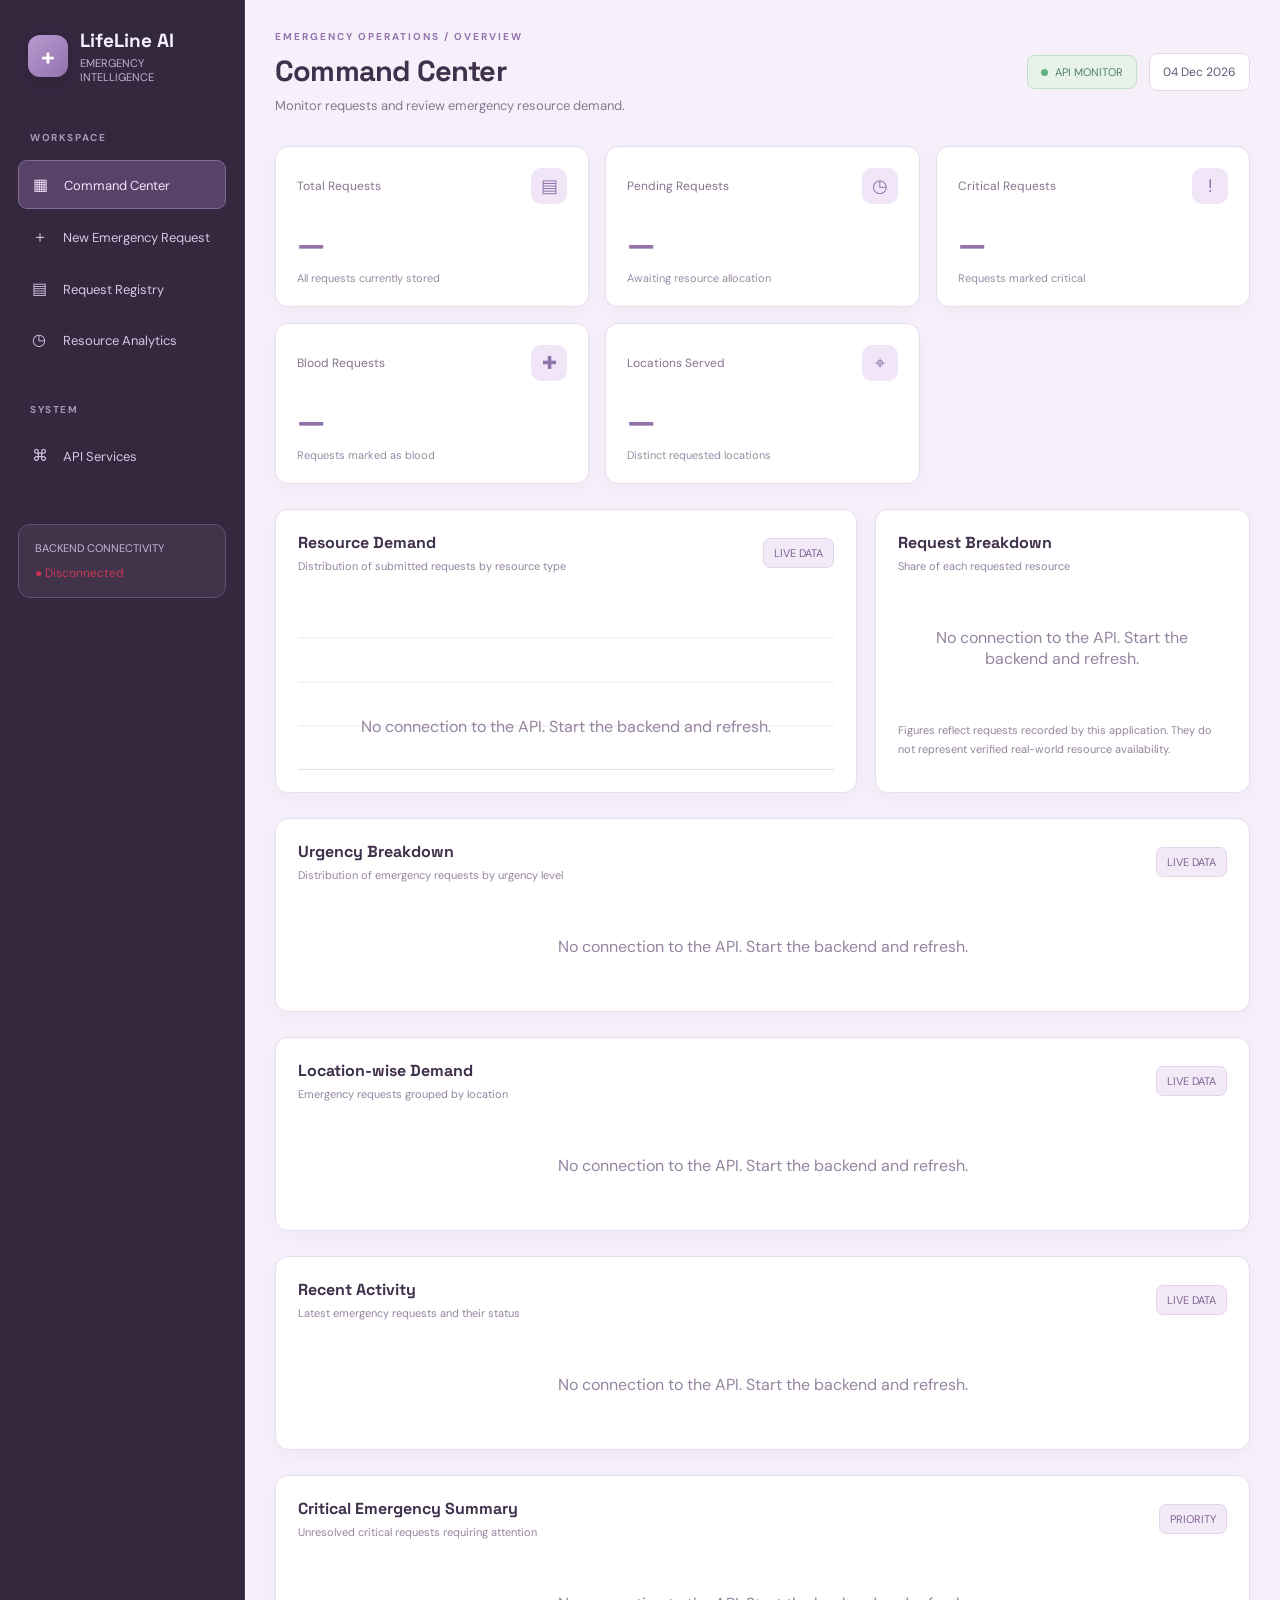
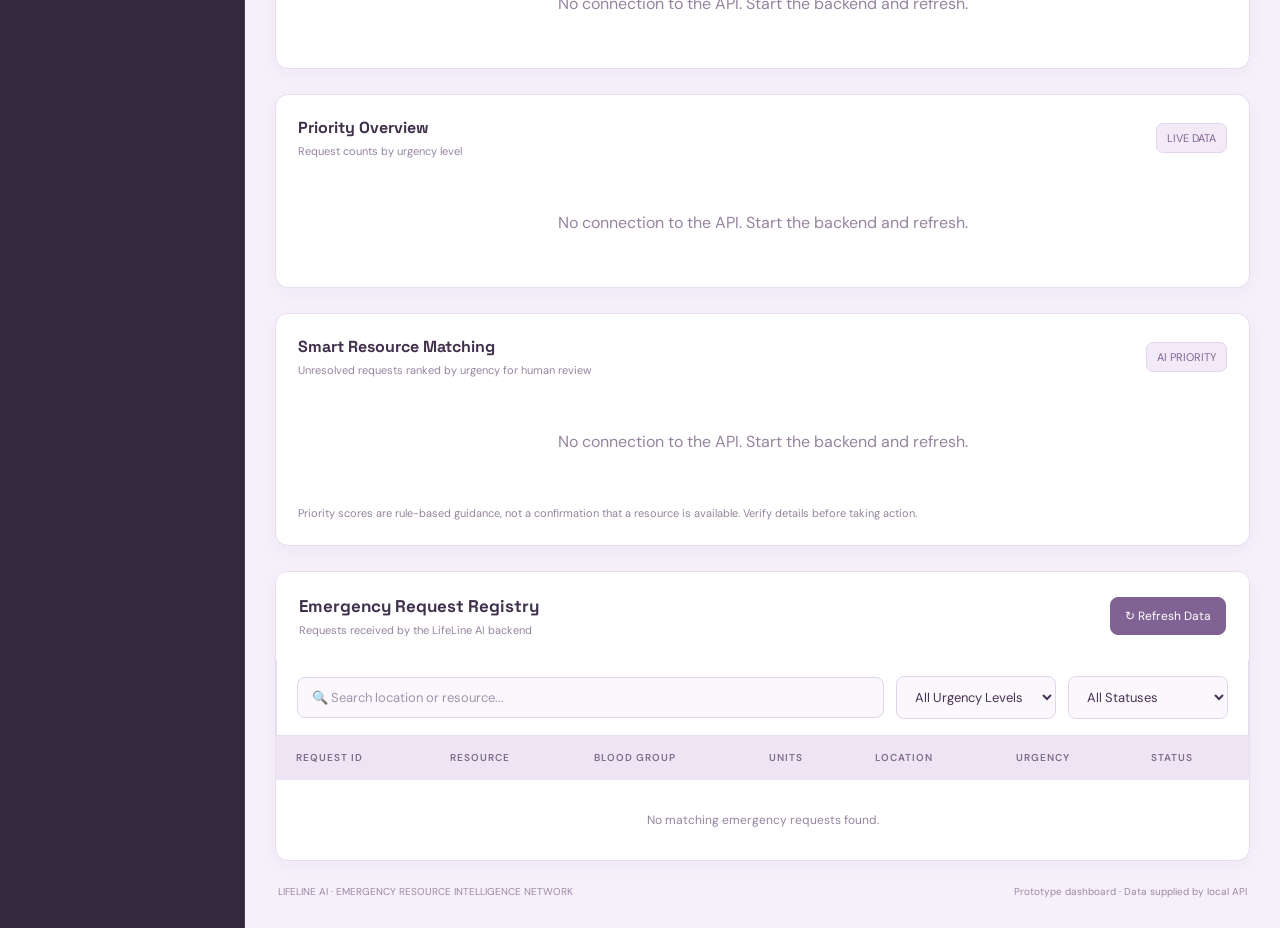
<file: frontend/dashboard.html>
<!DOCTYPE html>
<html lang="en">
<head>
    <meta charset="UTF-8">
    <meta name="viewport" content="width=device-width, initial-scale=1.0">
    <title>LifeLine AI | Command Center</title>

    <link rel="preconnect" href="https://fonts.googleapis.com">
    <link href="https://fonts.googleapis.com/css2?family=DM+Sans:wght@400;500;600;700&family=Space+Grotesk:wght@400;500;600;700&display=swap" rel="stylesheet">

    <style>
        * {
            margin: 0;
            padding: 0;
            box-sizing: border-box;
        }

        body {
            background: #F5F0FA;
            color: #35283F;
            font-family: 'DM Sans', sans-serif;
        }

        .layout {
            display: flex;
            min-height: 100vh;
        }

        .sidebar {
            width: 245px;
            background: #34283F;
            border-right: 1px solid #493951;
            padding: 28px 18px;
            flex-shrink: 0;
        }

        .brand {
            display: flex;
            align-items: center;
            gap: 12px;
            padding: 0 10px 35px;
        }

        .brand-icon {
            width: 42px;
            height: 42px;
            background: linear-gradient(135deg, #B89ACF, #9273AF);
            color: #FFFFFF;
            border-radius: 12px;
            display: grid;
            place-items: center;
            font-size: 24px;
            font-weight: bold;
            box-shadow: 0 4px 15px #21182A55;
        }

        .brand h2 {
            font-family: 'Space Grotesk', sans-serif;
            font-size: 19px;
            color: #F8F1FF;
        }

        .brand p {
            color: #C3B2D0;
            font-size: 11px;
            margin-top: 3px;
        }

        .nav-title {
            color: #AA96BA;
            font-size: 10px;
            font-weight: 700;
            letter-spacing: 1.6px;
            padding: 12px;
        }

        .nav-item {
            display: block;
            padding: 13px 14px;
            margin: 4px 0;
            border-radius: 9px;
            color: #D4C7DF;
            text-decoration: none;
            font-size: 13px;
            transition: background 0.25s, color 0.25s;
        }

        .nav-item:hover {
            background: #493852;
            color: #FFFFFF;
        }

        .nav-item.active {
            background: #594267;
            color: #F3DFFF;
            border: 1px solid #826A96;
        }

        .nav-item span {
            display: inline-block;
            width: 28px;
            font-size: 16px;
        }

        .side-status {
            margin-top: 45px;
            background: #41334A;
            border: 1px solid #66516F;
            padding: 16px;
            border-radius: 12px;
        }

        .side-status p {
            color: #C9B5D7;
            font-size: 11px;
        }

        .online {
            color: #55886A;
            font-size: 12px;
            margin-top: 10px;
        }

        .main {
            flex: 1;
            min-width: 0;
            padding: 30px;
            background: #F5F0FA;
        }

        .topbar {
            display: flex;
            justify-content: space-between;
            align-items: center;
            gap: 20px;
            margin-bottom: 32px;
        }

        .eyebrow {
            color: #9574AE;
            text-transform: uppercase;
            letter-spacing: 2px;
            font-size: 10px;
            font-weight: 700;
            margin-bottom: 9px;
        }

        h1, h2, h3 {
            font-family: 'Space Grotesk', sans-serif;
            color: #3F304B;
        }

        h1 {
            font-size: 29px;
            letter-spacing: -0.8px;
        }

        .subtitle {
            color: #887993;
            font-size: 13px;
            margin-top: 8px;
        }

        .top-right {
            display: flex;
            align-items: center;
            gap: 12px;
        }

        .live-badge {
            border: 1px solid #C3DEC9;
            color: #547E68;
            background: #E7F2E9;
            padding: 9px 13px;
            border-radius: 8px;
            font-size: 11px;
        }

        .live-dot {
            display: inline-block;
            width: 7px;
            height: 7px;
            background: #65AE82;
            border-radius: 50%;
            margin-right: 7px;
        }

        .date {
            color: #665572;
            background: #FFFFFF;
            border: 1px solid #E5DAED;
            padding: 10px 13px;
            border-radius: 8px;
            font-size: 12px;
        }

        .stats {
            display: grid;
            grid-template-columns: repeat(5, minmax(0, 1fr));
            gap: 16px;
            margin-bottom: 25px;
        }

        .stat-card, .panel {
            background: #FFFFFF;
            border: 1px solid #E8DDEF;
            border-radius: 13px;
            box-shadow: 0 5px 18px #4C315B0A;
        }

        .stat-card {
            padding: 21px;
            min-width: 0;
            transition: transform 0.2s, box-shadow 0.2s;
        }

        .stat-card:hover {
            transform: translateY(-3px);
            box-shadow: 0 9px 24px #4C315B12;
        }

        .stat-top {
            display: flex;
            justify-content: space-between;
            align-items: center;
            gap: 8px;
            color: #85738F;
            font-size: 12px;
        }

        .stat-icon {
            width: 36px;
            height: 36px;
            display: grid;
            place-items: center;
            border-radius: 10px;
            background: #F0E6F7;
            color: #9272AB;
            font-size: 18px;
            flex-shrink: 0;
        }

        .stat-value {
            font-family: 'Space Grotesk', sans-serif;
            font-size: 32px;
            font-weight: 700;
            margin-top: 20px;
            color: #9272AB;
        }

        .stat-note {
            color: #9A8BA3;
            font-size: 11px;
            margin-top: 7px;
        }

        .middle {
            display: grid;
            grid-template-columns: 1.55fr 1fr;
            gap: 18px;
            margin-bottom: 25px;
        }

        .panel {
            padding: 22px;
        }

        .panel-heading {
            display: flex;
            justify-content: space-between;
            align-items: center;
            gap: 12px;
            margin-bottom: 22px;
        }

        .panel-heading h2 {
            font-size: 16px;
        }

        .panel-heading p {
            color: #95849F;
            font-size: 11px;
            margin-top: 6px;
        }

        .mini-label {
            color: #806392;
            font-size: 11px;
            background: #F3EAF8;
            border: 1px solid #E4D4EE;
            padding: 7px 10px;
            border-radius: 7px;
            white-space: nowrap;
        }

        .chart {
            height: 175px;
            display: flex;
            align-items: end;
            justify-content: space-around;
            gap: 12px;
            border-bottom: 1px solid #E6DCEC;
            padding: 0 5px;
            background: repeating-linear-gradient(
                to bottom,
                transparent 0,
                transparent 42px,
                #EEE5F3 43px,
                transparent 44px
            );
        }

        .bar-group {
            height: 100%;
            display: flex;
            flex-direction: column;
            align-items: center;
            justify-content: end;
            gap: 10px;
            flex: 1;
            min-width: 0;
        }

        .bar {
            width: min(36px, 80%);
            background: linear-gradient(180deg, #C7A6DC, #9876B6);
            border-radius: 6px 6px 0 0;
            min-height: 5px;
        }

        .bar.alt {
            background: linear-gradient(180deg, #A8B7DA, #788DBD);
        }

        .bar-label {
            color: #8D7B98;
            font-size: 10px;
            padding-bottom: 10px;
            text-align: center;
            overflow-wrap: anywhere;
        }

        .resource-list {
            display: flex;
            flex-direction: column;
            gap: 22px;
        }

        .resource-top {
            display: flex;
            justify-content: space-between;
            gap: 10px;
            font-size: 12px;
            margin-bottom: 10px;
        }

        .resource-top span:first-child {
            color: #55445F;
        }

        .resource-top span:last-child {
            color: #95849F;
            text-align: right;
        }

        .track {
            width: 100%;
            height: 7px;
            background: #EEE6F3;
            border-radius: 20px;
            overflow: hidden;
        }

        .fill {
            height: 100%;
            background: linear-gradient(90deg, #B99ACF, #9473B0);
            border-radius: 20px;
        }

        .fill.blue {
            background: #93A8D0;
        }

        .fill.green-fill {
            background: #8CC3A1;
        }

        .resource-footnote {
            color: #93849B;
            font-size: 11px;
            margin-top: 20px;
            line-height: 1.7;
        }

        .table-panel {
            padding: 0;
            overflow: hidden;
        }

        .table-header {
            padding: 23px;
            display: flex;
            justify-content: space-between;
            align-items: center;
            gap: 15px;
            background: #FFFFFF;
        }

        .table-header h2 {
            font-size: 17px;
        }

        .table-header p {
            color: #95849F;
            font-size: 11px;
            margin-top: 6px;
        }

        .refresh-btn {
            color: #FFFFFF;
            background: #806394;
            border: 1px solid #806394;
            border-radius: 8px;
            padding: 10px 14px;
            cursor: pointer;
            font-family: inherit;
            font-size: 12px;
            transition: background 0.2s, transform 0.2s;
        }

        .refresh-btn:hover {
            background: #6C507F;
            transform: translateY(-1px);
        }

        .filter-section {
            display: flex;
            gap: 12px;
            padding: 16px 20px;
            background: #FFFFFF;
            border: 1px solid #E8DDEF;
            border-top: none;
            flex-wrap: wrap;
            align-items: center;
        }

        .filter-section input,
        .filter-section select {
            padding: 11px 14px;
            border: 1px solid #E0D3EA;
            border-radius: 8px;
            background: #FAF7FD;
            color: #483553;
            font-family: inherit;
            font-size: 13px;
            outline: none;
        }

        .filter-section input {
            flex: 1;
            min-width: 200px;
        }

        .filter-section select {
            min-width: 160px;
            cursor: pointer;
        }

        .filter-section input:focus,
        .filter-section select:focus {
            border-color: #9272AB;
            box-shadow: 0 0 0 3px #9272AB20;
        }

        .filter-section input::placeholder {
            color: #A394AD;
        }

        .table-wrap {
            overflow-x: auto;
        }

        table {
            border-collapse: collapse;
            width: 100%;
            text-align: left;
        }

        th {
            background: #EEE5F4;
            color: #806B8D;
            font-size: 10px;
            font-weight: 600;
            letter-spacing: 1px;
            text-transform: uppercase;
            padding: 15px 20px;
        }

        td {
            border-top: 1px solid #EFE6F3;
            padding: 17px 20px;
            font-size: 12px;
            color: #55445F;
            white-space: nowrap;
        }

        tbody tr {
            transition: background 0.2s;
        }

        tbody tr:hover {
            background: #FAF6FD;
        }

        .request-id {
            color: #9673AE;
            font-weight: 700;
        }

        .resource-tag {
            background: #F0E6F6;
            color: #805D99;
            padding: 6px 9px;
            border-radius: 6px;
            font-size: 10px;
        }

        .status {
            display: inline-block;
            color: #8A6A36;
            background: #FFF7E5;
            border: 1px solid #EAD8A9;
            padding: 6px 9px;
            border-radius: 20px;
            font-size: 10px;
        }

        .urgency {
            display: inline-block;
            padding: 6px 9px;
            border-radius: 20px;
            font-size: 10px;
            font-weight: 700;
            border: 1px solid;
        }

        .urgency.critical {
            color: #C93653;
            background: #FFF0F2;
            border-color: #F3C2CC;
        }

        .urgency.high {
            color: #A65B22;
            background: #FFF3E6;
            border-color: #F1D2B2;
        }

        .urgency.normal {
            color: #526EA6;
            background: #EDF2FF;
            border-color: #CEDAF7;
        }

        .urgency.low {
            color: #397853;
            background: #EAF7EE;
            border-color: #C7E6D0;
        }

        .empty {
            color: #95849F;
            text-align: center;
            padding: 32px;
        }

        .bottom {
            display: flex;
            justify-content: space-between;
            gap: 15px;
            color: #9A8AA4;
            font-size: 10px;
            padding: 24px 3px 0;
        }

        .critical-alert {
            display: flex;
            align-items: center;
            gap: 15px;
            padding: 18px 20px;
            margin: 0 0 24px;
            background: #FFF0F2;
            border: 1px solid #F3C2CC;
            border-left: 5px solid #C93653;
            border-radius: 12px;
            box-shadow: 0 4px 14px #C9365310;
        }

        .alert-icon {
            width: 40px;
            height: 40px;
            flex-shrink: 0;
            display: grid;
            place-items: center;
            border-radius: 50%;
            background: #F9DCE3;
            color: #B83256;
            font-size: 24px;
            font-weight: 800;
        }

        .alert-content {
            flex: 1;
        }

        .alert-content h3 {
            color: #B83256;
            font-size: 15px;
            margin-bottom: 5px;
        }

        .alert-content p {
            color: #80505F;
            font-size: 12px;
            line-height: 1.5;
        }

        .alert-button {
            flex-shrink: 0;
            padding: 10px 13px;
            border-radius: 8px;
            background: #C93653;
            color: white;
            text-decoration: none;
            font-size: 11px;
            font-weight: 700;
        }

        .alert-button:hover {
            background: #A92743;
        }

        @media (max-width: 1350px) {
            .stats {
                grid-template-columns: repeat(3, minmax(0, 1fr));
            }
        }

        @media (max-width: 1100px) {
            .stats {
                grid-template-columns: repeat(2, minmax(0, 1fr));
            }

            .middle {
                grid-template-columns: 1fr;
            }
        }

        @media (max-width: 700px) {
            .layout {
                display: block;
            }

            .sidebar {
                width: 100%;
                padding: 18px;
            }

            .brand {
                padding-bottom: 15px;
            }

            .nav-title,
            .side-status {
                display: none;
            }

            .nav-item {
                display: inline-block;
                padding: 10px;
            }

            .main {
                padding: 20px 14px;
            }

            .topbar {
                align-items: flex-start;
                flex-direction: column;
            }

            h1 {
                font-size: 24px;
            }

            .stats {
                gap: 10px;
            }

            .stat-card {
                padding: 15px;
            }

            .stat-value {
                font-size: 26px;
            }

            .bottom {
                flex-direction: column;
            }

            .filter-section {
                flex-direction: column;
                align-items: stretch;
            }

            .filter-section input,
            .filter-section select {
                width: 100%;
                box-sizing: border-box;
                min-width: 0;
            }

            .critical-alert {
                align-items: flex-start;
                flex-wrap: wrap;
            }

            .alert-button {
                margin-left: 55px;
            }
        }
    </style>
</head>

<body>
<div class="layout">

    <aside class="sidebar">
        <div class="brand">
            <div class="brand-icon">+</div>
            <div>
                <h2>LifeLine AI</h2>
                <p>EMERGENCY INTELLIGENCE</p>
            </div>
        </div>

        <div class="nav-title">WORKSPACE</div>

        <a href="dashboard.html" class="nav-item active">
            <span>▦</span> Command Center
        </a>

        <a href="index.html" class="nav-item">
            <span>＋</span> New Emergency Request
        </a>

        <a href="requests.html" class="nav-item">
            <span>▤</span> Request Registry
        </a>

        <a href="#analytics" class="nav-item">
            <span>◷</span> Resource Analytics
        </a>

        <div class="nav-title" style="margin-top: 28px;">SYSTEM</div>

        <a href="http://127.0.0.1:8000/docs"
           target="_blank"
           rel="noopener noreferrer"
           class="nav-item">
            <span>⌘</span> API Services
        </a>

        <div class="side-status">
            <p>BACKEND CONNECTIVITY</p>
            <div class="online" id="connectionStatus">
                ● Checking services...
            </div>
        </div>
    </aside>

    <main class="main">

        <div class="topbar">
            <div>
                <div class="eyebrow">Emergency operations / Overview</div>
                <h1>Command Center</h1>
                <p class="subtitle">
                    Monitor requests and review emergency resource demand.
                </p>
            </div>

            <div class="top-right">
                <div class="live-badge">
                    <span class="live-dot"></span>API MONITOR
                </div>
                <div class="date" id="currentDate">Loading date...</div>
            </div>
        </div>

        <!-- Critical Emergency Alert -->
        <div id="criticalAlert" class="critical-alert" style="display: none;">
            <div class="alert-icon">!</div>
            <div class="alert-content">
                <h3 id="criticalAlertTitle">Critical Emergency Alert</h3>
                <p id="criticalAlertMessage"></p>
            </div>
            <a href="requests.html?urgency=Critical" class="alert-button">
                View Critical Requests →
            </a>
        </div>

        <!-- Statistics -->
        <section class="stats">

            <div class="stat-card">
                <div class="stat-top">
                    Total Requests <span class="stat-icon">▤</span>
                </div>
                <div class="stat-value" id="totalRequests">—</div>
                <div class="stat-note">All requests currently stored</div>
            </div>

            <div class="stat-card">
                <div class="stat-top">
                    Pending Requests <span class="stat-icon">◷</span>
                </div>
                <div class="stat-value" id="pendingRequests">—</div>
                <div class="stat-note">Awaiting resource allocation</div>
            </div>

            <div class="stat-card">
                <div class="stat-top">
                    Critical Requests <span class="stat-icon">!</span>
                </div>
                <div class="stat-value" id="criticalRequests">—</div>
                <div class="stat-note">Requests marked critical</div>
            </div>

            <div class="stat-card">
                <div class="stat-top">
                    Blood Requests <span class="stat-icon">✚</span>
                </div>
                <div class="stat-value" id="bloodRequests">—</div>
                <div class="stat-note">Requests marked as blood</div>
            </div>

            <div class="stat-card">
                <div class="stat-top">
                    Locations Served <span class="stat-icon">⌖</span>
                </div>
                <div class="stat-value" id="locationsServed">—</div>
                <div class="stat-note">Distinct requested locations</div>
            </div>

        </section>

        <!-- Resource Analytics -->
        <section class="middle" id="analytics">

            <div class="panel">
                <div class="panel-heading">
                    <div>
                        <h2>Resource Demand</h2>
                        <p>Distribution of submitted requests by resource type</p>
                    </div>
                    <span class="mini-label">LIVE DATA</span>
                </div>

                <div class="chart" id="demandChart">
                    <div class="empty">Loading resource data...</div>
                </div>
            </div>

            <div class="panel">
                <div class="panel-heading">
                    <div>
                        <h2>Request Breakdown</h2>
                        <p>Share of each requested resource</p>
                    </div>
                </div>

                <div class="resource-list" id="resourceBreakdown">
                    <div class="empty">Loading breakdown...</div>
                </div>

                <p class="resource-footnote">
                    Figures reflect requests recorded by this application.
                    They do not represent verified real-world resource availability.
                </p>
            </div>

        </section>

        <!-- Urgency Breakdown -->
        <section class="panel" style="margin-bottom: 25px;">
            <div class="panel-heading">
                <div>
                    <h2>Urgency Breakdown</h2>
                    <p>Distribution of emergency requests by urgency level</p>
                </div>
                <span class="mini-label">LIVE DATA</span>
            </div>

            <div class="resource-list" id="urgencyBreakdown">
                <div class="empty">Loading urgency data...</div>
            </div>
        </section>

        <!-- Location-wise Demand -->
        <section class="panel" style="margin-bottom: 25px;">
            <div class="panel-heading">
                <div>
                    <h2>Location-wise Demand</h2>
                    <p>Emergency requests grouped by location</p>
                </div>
                <span class="mini-label">LIVE DATA</span>
            </div>

            <div class="resource-list" id="locationBreakdown">
                <div class="empty">Loading location data...</div>
            </div>
        </section>

        <!-- Recent Activity -->
        <section class="panel" style="margin-bottom: 25px;">
            <div class="panel-heading">
                <div>
                    <h2>Recent Activity</h2>
                    <p>Latest emergency requests and their status</p>
                </div>
                <span class="mini-label">LIVE DATA</span>
            </div>

            <div id="recentActivity">
                <div class="empty">Loading recent activity...</div>
            </div>
        </section>

        <!-- Critical Summary -->
        <section class="panel" style="margin-bottom: 25px;">
            <div class="panel-heading">
                <div>
                    <h2>Critical Emergency Summary</h2>
                    <p>Unresolved critical requests requiring attention</p>
                </div>
                <span class="mini-label">PRIORITY</span>
            </div>

            <div id="criticalSummary">
                <div class="empty">Loading critical requests...</div>
            </div>
        </section>

        <!-- Priority Overview -->
        <section class="panel" style="margin-bottom: 25px;">
            <div class="panel-heading">
                <div>
                    <h2>Priority Overview</h2>
                    <p>Request counts by urgency level</p>
                </div>
                <span class="mini-label">LIVE DATA</span>
            </div>

            <div id="priorityOverview"
                 style="display:grid; grid-template-columns:repeat(auto-fit,minmax(130px,1fr)); gap:15px;">
                <div class="empty">Loading priority data...</div>
            </div>
        </section>

        <!-- Smart Resource Matching -->
        <section class="panel" style="margin-bottom: 25px;">
            <div class="panel-heading">
                <div>
                    <h2>Smart Resource Matching</h2>
                    <p>Unresolved requests ranked by urgency for human review</p>
                </div>
                <span class="mini-label">AI PRIORITY</span>
            </div>

            <div id="smartMatching">
                <div class="empty">Analyzing emergency requests...</div>
            </div>

            <p class="resource-footnote">
                Priority scores are rule-based guidance, not a confirmation that a
                resource is available. Verify details before taking action.
            </p>
        </section>

        <!-- Request Registry -->
        <section class="panel table-panel" id="requests">

            <div class="table-header">
                <div>
                    <h2>Emergency Request Registry</h2>
                    <p>Requests received by the LifeLine AI backend</p>
                </div>

                <button class="refresh-btn" onclick="loadDashboard()">
                    ↻ Refresh Data
                </button>
            </div>

            <div class="filter-section">
                <input
                    type="text"
                    id="searchInput"
                    placeholder="🔍 Search location or resource..."
                    oninput="filterRequests()">

                <select id="urgencyFilter" onchange="filterRequests()">
                    <option value="">All Urgency Levels</option>
                    <option value="Critical">Critical</option>
                    <option value="High">High</option>
                    <option value="Normal">Normal</option>
                    <option value="Low">Low</option>
                </select>

                <select id="statusFilter" onchange="filterRequests()">
                    <option value="">All Statuses</option>
                    <option value="Pending">Pending</option>
                    <option value="In Progress">In Progress</option>
                    <option value="Resolved">Resolved</option>
                </select>
            </div>

            <div class="table-wrap">
                <table>
                    <thead>
                        <tr>
                            <th>Request ID</th>
                            <th>Resource</th>
                            <th>Blood Group</th>
                            <th>Units</th>
                            <th>Location</th>
                            <th>Urgency</th>
                            <th>Status</th>
                        </tr>
                    </thead>

                    <tbody id="requestTable">
                        <tr>
                            <td colspan="7" class="empty">Loading requests...</td>
                        </tr>
                    </tbody>
                </table>
            </div>

        </section>

        <div class="bottom">
            <span>LIFELINE AI · EMERGENCY RESOURCE INTELLIGENCE NETWORK</span>
            <span>Prototype dashboard · Data supplied by local API</span>
        </div>

    </main>
</div>

<script>
    let allRequests = [];

    document.getElementById("currentDate").textContent =
        new Date().toLocaleDateString("en-IN", {
            day: "2-digit",
            month: "short",
            year: "numeric"
        });

function formatLocation(location) {
    return location
        .trim()
        .toLowerCase()
        .replace(/\b\w/g, letter => letter.toUpperCase());
}

 

    // Load data from the FastAPI backend
    async function loadDashboard() {
        const connectionStatus =
            document.getElementById("connectionStatus");

        try {
            const response =
                await fetch("http://127.0.0.1:8000/requests");

            if (!response.ok) {
                throw new Error("API request failed");
            }

            const data = await response.json();

            const requests = Array.isArray(data.requests)
                ? data.requests
                : [];

            allRequests = requests;

            connectionStatus.textContent = "● Connected";
            connectionStatus.style.color = "#55886A";

            // Dashboard statistics
            document.getElementById("totalRequests").textContent =
                data.total_requests ?? requests.length;

            document.getElementById("pendingRequests").textContent =
                requests.filter(request =>
                    String(request.status || "Pending").toLowerCase()
                    === "pending"
                ).length;

            // Counts all critical requests, including resolved ones
            document.getElementById("criticalRequests").textContent =
                requests.filter(request =>
                    String(request.urgency || "Normal").toLowerCase()
                    === "critical"
                ).length;

            document.getElementById("bloodRequests").textContent =
                requests.filter(request =>
                    String(request.resource || "").toLowerCase()
                    === "blood"
                ).length;

            document.getElementById("locationsServed").textContent =
                new Set(
                    requests
                        .map(request =>
                            String(request.location || "")
                                .trim()
                                .toLowerCase()
                        )
                        .filter(Boolean)
                ).size;

            // Render every dashboard section
            filterRequests();
            renderAnalytics(requests);
            renderUrgencyAnalytics(requests);
            renderLocationAnalytics(requests);
            renderRecentActivity(requests);
            renderCriticalSummary(requests);
            renderPriorityOverview(requests);
            renderSmartMatching(requests);
            updateCriticalAlert(requests);

        } catch (error) {
            console.error("Dashboard loading error:", error);

            connectionStatus.textContent = "● Disconnected";
            connectionStatus.style.color = "#C93653";

            const emptyMessage =
                '<div class="empty">No connection to the API. Start the backend and refresh.</div>';

            document.getElementById("totalRequests").textContent = "—";
            document.getElementById("pendingRequests").textContent = "—";
            document.getElementById("criticalRequests").textContent = "—";
            document.getElementById("bloodRequests").textContent = "—";
            document.getElementById("locationsServed").textContent = "—";

            document.getElementById("demandChart").innerHTML = emptyMessage;
            document.getElementById("resourceBreakdown").innerHTML = emptyMessage;
            document.getElementById("urgencyBreakdown").innerHTML = emptyMessage;
            document.getElementById("locationBreakdown").innerHTML = emptyMessage;
            document.getElementById("recentActivity").innerHTML = emptyMessage;
            document.getElementById("criticalSummary").innerHTML = emptyMessage;
            document.getElementById("priorityOverview").innerHTML = emptyMessage;
            document.getElementById("smartMatching").innerHTML = emptyMessage;

            allRequests = [];
            renderTable([]);
            updateCriticalAlert([]);
        }
    }

    // Search and filter the request registry
    function filterRequests() {
        const searchText =
            document.getElementById("searchInput").value
                .toLowerCase()
                .trim();

        const urgencyValue =
            document.getElementById("urgencyFilter").value;

        const statusValue =
            document.getElementById("statusFilter").value;

        const filteredRequests = allRequests.filter(request => {
            const location =
                String(request.location || "").toLowerCase();

            const resource =
                String(request.resource || "").toLowerCase();

            const urgency = request.urgency || "Normal";
            const status = request.status || "Pending";

            return (
                (location.includes(searchText) ||
                 resource.includes(searchText)) &&
                (urgencyValue === "" || urgency === urgencyValue) &&
                (statusValue === "" || status === statusValue)
            );
        });

        renderTable(filteredRequests);
    }

    // Display requests in the registry table
    function renderTable(requests) {
        const table = document.getElementById("requestTable");

        if (requests.length === 0) {
            table.innerHTML =
                '<tr><td colspan="7" class="empty">No matching emergency requests found.</td></tr>';
            return;
        }

        table.innerHTML = requests.slice().reverse().map(request => {
            const urgency = request.urgency || "Normal";
            const urgencyClass = String(urgency).toLowerCase();

            const requestId = request.request_code ||
                `LL-${String(
                    request.request_id ?? request.id
                ).padStart(4, "0")}`;

            return `
                <tr>
                    <td class="request-id">#${escapeHTML(requestId)}</td>

                    <td>
                        <span class="resource-tag">
                            ${escapeHTML(request.resource || "N/A")}
                        </span>
                    </td>

                    <td>${escapeHTML(request.blood_group || "N/A")}</td>

                    <td>${Number(request.units) || 0}</td>

                    <td>⌖ ${escapeHTML(formatLocation(request.location || "N/A"))}</td>

                    <td>
                        <span class="urgency ${escapeHTML(urgencyClass)}">
                            ${escapeHTML(urgency)}
                        </span>
                    </td>

                    <td>
                        <span class="status">
                            ${escapeHTML(request.status || "Pending")}
                        </span>
                    </td>
                </tr>
            `;
        }).join("");
    }

    // Show an alert when unresolved critical requests exist
    function updateCriticalAlert(requests) {
        const alertBox =
            document.getElementById("criticalAlert");

        const title =
            document.getElementById("criticalAlertTitle");

        const message =
            document.getElementById("criticalAlertMessage");

        const criticalRequests = requests.filter(request =>
            String(request.urgency || "Normal").toLowerCase()
                === "critical" &&
            String(request.status || "Pending").toLowerCase()
                !== "resolved"
        );

        if (criticalRequests.length === 0) {
            alertBox.style.display = "none";
            return;
        }

        alertBox.style.display = "flex";
        title.textContent = "Critical Emergency Alert";

        message.textContent =
            `${criticalRequests.length} unresolved critical request(s) need urgent attention.`;

        alertBox.querySelector(".alert-button").href =
            "requests.html?urgency=Critical";
    }

    // Resource demand chart and resource breakdown
    function renderAnalytics(requests) {
        const counts = {};

        requests.forEach(request => {
            const type = request.resource || "Other";
            counts[type] = (counts[type] || 0) + 1;
        });

        const entries = Object.entries(counts);

        const chart = document.getElementById("demandChart");
        const breakdown = document.getElementById("resourceBreakdown");

        if (entries.length === 0) {
            chart.innerHTML =
                '<div class="empty">No request data available yet.</div>';

            breakdown.innerHTML =
                '<div class="empty">Submit a request to view the breakdown.</div>';

            return;
        }

        const maxCount = Math.max(
            ...entries.map(entry => entry[1])
        );

        chart.innerHTML = entries.map(([name, count], index) => {
            const height = Math.max(
                8,
                (count / maxCount) * 130
            );

            return `
                <div class="bar-group"
                     title="${escapeHTML(name)}: ${count} requests">

                    <div class="bar ${index % 2 ? "alt" : ""}"
                         style="height:${height}px">
                    </div>

                    <div class="bar-label">
                        ${escapeHTML(name)}
                    </div>
                </div>
            `;
        }).join("");

        breakdown.innerHTML = entries.map(([name, count]) => {
            const percent =
                Math.round((count / requests.length) * 100);

            const fillClass =
                name === "Ambulance"
                    ? "blue"
                    : name === "Medical Supplies"
                        ? "green-fill"
                        : "";

            return `
                <div>
                    <div class="resource-top">
                        <span>${escapeHTML(name)}</span>
                        <span>${count} · ${percent}%</span>
                    </div>

                    <div class="track">
                        <div class="fill ${fillClass}"
                             style="width:${percent}%">
                        </div>
                    </div>
                </div>
            `;
        }).join("");
    }

    // Show request distribution by urgency
    function renderUrgencyAnalytics(requests) {
        const container =
            document.getElementById("urgencyBreakdown");

        const levels = ["Critical", "High", "Normal", "Low"];

        const counts = {
            Critical: 0,
            High: 0,
            Normal: 0,
            Low: 0
        };

        requests.forEach(request => {
            const urgency = levels.find(level =>
                level.toLowerCase() ===
                String(request.urgency || "Normal").toLowerCase()
            );

            if (urgency) {
                counts[urgency]++;
            }
        });

        if (requests.length === 0) {
            container.innerHTML =
                '<div class="empty">No request data available yet.</div>';
            return;
        }

        container.innerHTML = levels.map(level => {
            const count = counts[level];

            const percent =
                Math.round((count / requests.length) * 100);

            return `
                <div>
                    <div class="resource-top">
                        <span>${level}</span>
                        <span>${count} · ${percent}%</span>
                    </div>

                    <div class="track">
                        <div class="fill" style="width:${percent}%"></div>
                    </div>
                </div>
            `;
        }).join("");
    }

    // FIXED: Location-wise demand uses the CSS classes that actually exist
    function renderLocationAnalytics(requests) {
        const container =
            document.getElementById("locationBreakdown");

        const locationCounts = {};

        requests.forEach(request => {
            const location =
                String(request.location || "").trim() || "Unknown";

            const key = location.toLowerCase();

            if (locationCounts[key]) {
                locationCounts[key].count++;
            } else {
                locationCounts[key] = {
                    name: formatLocation(location),
                    count: 1
                };
            }
        });

        const locations = Object.values(locationCounts)
            .sort((a, b) => b.count - a.count);

        const total = requests.length;

        if (total === 0) {
            container.innerHTML =
                '<div class="empty">No location data available.</div>';
            return;
        }

        container.innerHTML = locations.map(location => {
            const percentage =
                Math.round((location.count / total) * 100);

            return `
                <div>
                    <div class="resource-top">
                        <span>${escapeHTML(location.name)}</span>
                        <span>${location.count} · ${percentage}%</span>
                    </div>

                    <div class="track">
                        <div class="fill"
                             style="width:${percentage}%">
                        </div>
                    </div>
                </div>
            `;
        }).join("");
    }

    // Show the five most recently created requests
    function renderRecentActivity(requests) {
        const container =
            document.getElementById("recentActivity");

        if (requests.length === 0) {
            container.innerHTML =
                '<div class="empty">No recent activity available.</div>';
            return;
        }

        const recentRequests = [...requests]
            .sort((a, b) =>
                Number(b.request_id ?? b.id) -
                Number(a.request_id ?? a.id)
            )
            .slice(0, 5);

        container.innerHTML = `
            <div class="table-wrap">
                <table>
                    <thead>
                        <tr>
                            <th>Request ID</th>
                            <th>Resource</th>
                            <th>Location</th>
                            <th>Status</th>
                        </tr>
                    </thead>

                    <tbody>
                        ${recentRequests.map(request => {
                            const id = request.request_code ||
                                `LL-${String(
                                    request.request_id ?? request.id
                                ).padStart(4, "0")}`;

                            const status =
                                request.status || "Pending";

                            return `
                                <tr>
                                    <td class="request-id">
                                        ${escapeHTML(id)}
                                    </td>

                                    <td>
                                        ${escapeHTML(request.resource || "Unknown")}
                                    </td>

                                    <td>
                                        ${escapeHTML(formatLocation(request.location || "Unknown"))}
                                    </td>

                                    <td>
                                        <span class="status">
                                            ${escapeHTML(status)}
                                        </span>
                                    </td>
                                </tr>
                            `;
                        }).join("")}
                    </tbody>
                </table>
            </div>
        `;
    }

    // Show only unresolved critical requests in this panel
    function renderCriticalSummary(requests) {
        const container =
            document.getElementById("criticalSummary");

        const criticalRequests = requests.filter(request =>
            String(request.urgency || "").toLowerCase()
                === "critical" &&
            String(request.status || "").toLowerCase()
                !== "resolved"
        );

        if (criticalRequests.length === 0) {
            container.innerHTML =
                '<div class="empty">No unresolved critical requests. All clear!</div>';
            return;
        }

        container.innerHTML = criticalRequests.map(request => {
            const id = request.request_code ||
                `LL-${String(
                    request.request_id ?? request.id
                ).padStart(4, "0")}`;

            return `
                <div style="
                    padding:15px;
                    margin-bottom:12px;
                    border:1px solid #e7c8d0;
                    border-left:4px solid #c94c65;
                    border-radius:10px;
                    background:#fff7f8;
                ">
                    <div style="
                        display:flex;
                        justify-content:space-between;
                        gap:12px;
                        flex-wrap:wrap;
                    ">
                        <strong>${escapeHTML(id)}</strong>
                        <span style="color:#b83250;font-weight:600;">
                            CRITICAL
                        </span>
                    </div>

                    <p style="margin:10px 0 5px;">
                        <strong>Resource:</strong>
                        ${escapeHTML(request.resource || "Unknown")}
                    </p>

                    <p style="margin:5px 0;">
                        <strong>Location:</strong>
                        ${escapeHTML(formatLocation(request.location || "Unknown"))}
                    </p>

                    <p style="margin:5px 0 0;">
                        <strong>Units needed:</strong>
                        ${escapeHTML(String(request.units ?? "Unknown"))}
                    </p>
                </div>
            `;
        }).join("");
    }

    // Show the count for each urgency level
    function renderPriorityOverview(requests) {
        const container =
            document.getElementById("priorityOverview");

        const priorities = [
            {
                name: "Critical",
                color: "#C94C65",
                background: "#FFF0F3"
            },
            {
                name: "High",
                color: "#D9822B",
                background: "#FFF5E8"
            },
            {
                name: "Normal",
                color: "#9272AB",
                background: "#F5F0FA"
            },
            {
                name: "Low",
                color: "#398875",
                background: "#EAF7F2"
            }
        ];

        container.innerHTML = priorities.map(priority => {
            const count = requests.filter(request =>
                String(request.urgency || "").toLowerCase()
                === priority.name.toLowerCase()
            ).length;

            return `
                <div style="
                    padding:20px;
                    border-radius:12px;
                    background:${priority.background};
                    border:1px solid ${priority.color}33;
                    text-align:center;
                ">
                    <div style="
                        color:${priority.color};
                        font-size:14px;
                        font-weight:600;
                    ">
                        ${priority.name}
                    </div>

                    <div style="
                        color:#34283F;
                        font-size:30px;
                        font-weight:700;
                        margin-top:8px;
                    ">
                        ${count}
                    </div>

                    <div style="font-size:12px;color:#756A7D;">
                        requests
                    </div>
                </div>
            `;
        }).join("");
    }

    // Smart Resource Matching: rank unresolved requests by urgency
    function renderSmartMatching(requests) {
        const container =
            document.getElementById("smartMatching");

        const priorityScores = {
            critical: 4,
            high: 3,
            normal: 2,
            low: 1
        };

        const rankedRequests = requests
            .filter(request =>
                String(request.status || "Pending").toLowerCase()
                !== "resolved"
            )
            .map(request => {
                const urgency =
                    String(request.urgency || "Low").toLowerCase();

                return {
                    ...request,
                    score: priorityScores[urgency] || 1
                };
            })
            .sort((a, b) =>
                b.score - a.score ||
                Number(a.request_id ?? a.id) -
                Number(b.request_id ?? b.id)
            )
            .slice(0, 5);

        if (rankedRequests.length === 0) {
            container.innerHTML =
                '<div class="empty">No unresolved requests to prioritize.</div>';
            return;
        }

        const reasons = {
            critical:
                "Highest urgency — immediate review recommended.",
            high:
                "High urgency — prioritize after critical requests.",
            normal:
                "Normal urgency — review after higher-priority requests.",
            low:
                "Low urgency — review after more urgent requests."
        };

        container.innerHTML = rankedRequests.map(request => {
            const id = request.request_code ||
                `LL-${String(
                    request.request_id ?? request.id
                ).padStart(4, "0")}`;

            const urgency = String(request.urgency || "Low");
            const urgencyKey = urgency.toLowerCase();

            return `
                <div style="
                    padding:16px;
                    margin-bottom:12px;
                    border:1px solid #E8DDEF;
                    border-left:4px solid #9272AB;
                    border-radius:10px;
                    background:#FBF8FE;
                ">
                    <div style="
                        display:flex;
                        justify-content:space-between;
                        align-items:center;
                        gap:10px;
                        flex-wrap:wrap;
                    ">
                        <strong>${escapeHTML(id)}</strong>

                        <span class="urgency ${escapeHTML(urgencyKey)}">
                            ${escapeHTML(urgency)} Priority · Score ${request.score}/4
                        </span>
                    </div>

                    <p style="margin-top:12px;font-size:13px;">
                        <strong>Resource:</strong>
                        ${escapeHTML(request.resource || "Unknown")}
                    </p>

                    <p style="margin-top:7px;font-size:13px;">
                        <strong>Units:</strong>
                        ${escapeHTML(String(request.units ?? "Unknown"))}
                    </p>

                    <p style="margin-top:7px;font-size:13px;">
                        <strong>Location:</strong>
                        ${escapeHTML(formatLocation(request.location || "Unknown"))}
                    </p>

                    <p style="
                        margin-top:9px;
                        color:#887993;
                        font-size:12px;
                    ">
                        ${escapeHTML(
                            reasons[urgencyKey] ||
                            "Review this request according to its urgency."
                        )}
                    </p>
                </div>
            `;
        }).join("");
    }

    // Escape API text before inserting it into HTML
    function escapeHTML(value) {
        return String(value).replace(/[&<>"']/g, character => ({
            "&": "&amp;",
            "<": "&lt;",
            ">": "&gt;",
            '"': "&quot;",
            "'": "&#39;"
        })[character]);
    }

    // Initial load and automatic refresh every 10 seconds
    loadDashboard();
    setInterval(loadDashboard, 10000);
</script>

</body>
</html>
</file>
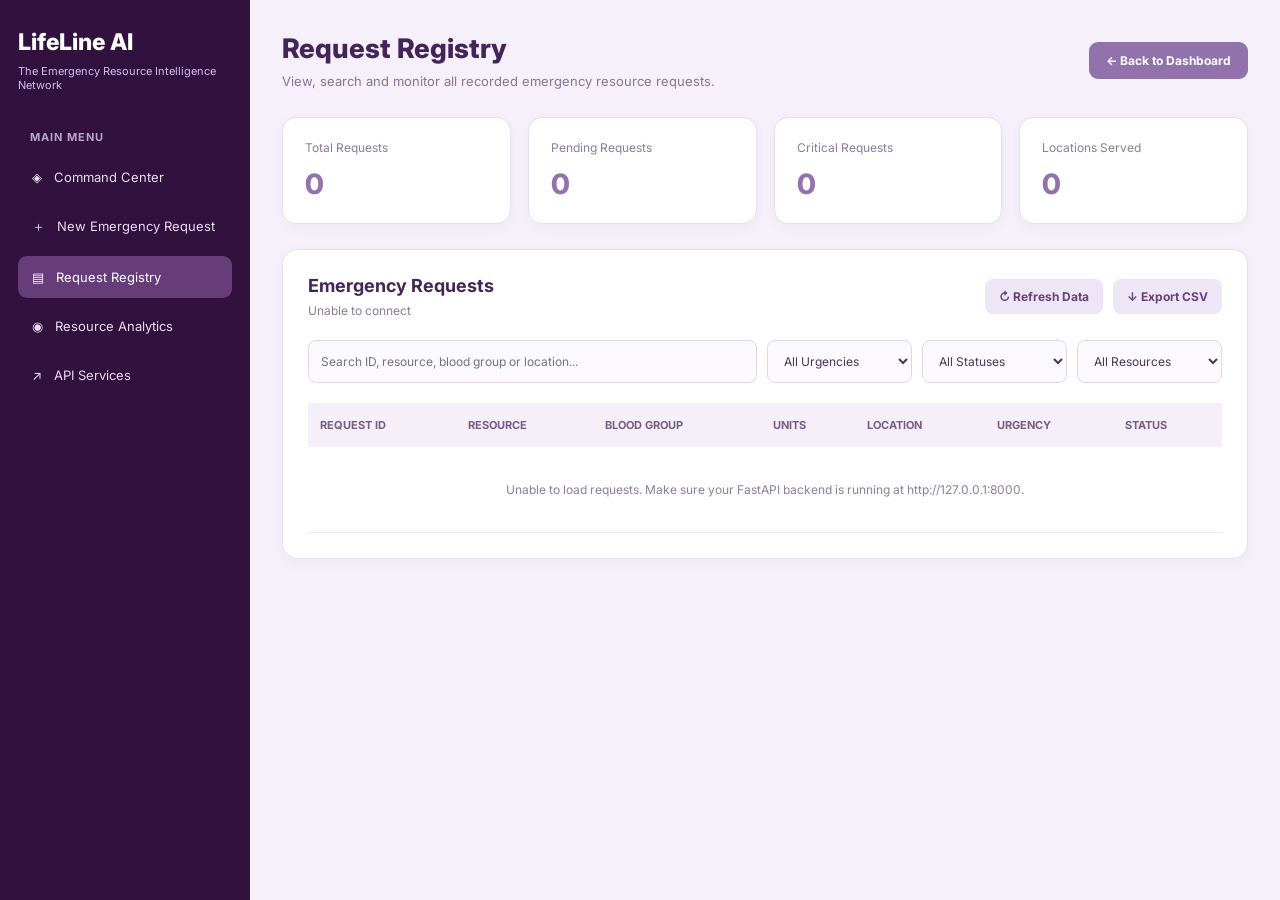
<file: frontend/requests.html>
<!DOCTYPE html>
<html lang="en">
<head>
    <meta charset="UTF-8">
    <meta name="viewport" content="width=device-width, initial-scale=1.0">
    <title>Request Registry | LifeLine AI</title>

    <link href="https://fonts.googleapis.com/css2?family=Inter:wght@400;500;600;700;800&display=swap"
          rel="stylesheet">

    <style>
        * {
            margin: 0;
            padding: 0;
            box-sizing: border-box;
            font-family: 'Inter', sans-serif;
        }

        body {
            background: #F5F0FA;
            color: #3D2B50;
        }

        .sidebar {
            width: 250px;
            height: 100vh;
            position: fixed;
            top: 0;
            left: 0;
            background: #32113F;
            color: white;
            padding: 28px 18px;
        }

        .logo {
            font-size: 23px;
            font-weight: 800;
            margin-bottom: 8px;
        }

        .tagline {
            color: #D5BCE6;
            font-size: 11px;
            margin-bottom: 38px;
        }

        .section-label {
            color: #BBA4CA;
            font-size: 11px;
            font-weight: 700;
            margin: 25px 12px 12px;
            text-transform: uppercase;
            letter-spacing: 1px;
        }

        .nav-item {
            display: block;
            padding: 13px 14px;
            margin: 7px 0;
            border-radius: 9px;
            color: #E8DCEF;
            text-decoration: none;
            font-size: 13px;
            transition: 0.2s;
        }

        .nav-item:hover,
        .nav-item.active {
            background: #663D78;
            color: white;
        }

        .main {
            margin-left: 250px;
            padding: 32px;
        }

        .topbar {
            display: flex;
            justify-content: space-between;
            align-items: center;
            gap: 15px;
            margin-bottom: 28px;
            flex-wrap: wrap;
        }

        h1 {
            font-size: 27px;
            font-weight: 800;
            color: #452456;
        }

        .subtitle {
            color: #887593;
            font-size: 13px;
            margin-top: 8px;
        }

        .back-btn {
            text-decoration: none;
            background: #9272AB;
            color: white;
            padding: 11px 17px;
            border-radius: 9px;
            font-size: 12px;
            font-weight: 700;
        }

        .stats {
            display: grid;
            grid-template-columns: repeat(4, minmax(0, 1fr));
            gap: 17px;
            margin-bottom: 25px;
        }

        .stat-card {
            background: white;
            padding: 22px;
            border-radius: 14px;
            border: 1px solid #E9DDF1;
            box-shadow: 0 4px 14px #4B2A5A0A;
        }

        .stat-label {
            font-size: 12px;
            color: #8D7B98;
            margin-bottom: 12px;
        }

        .stat-value {
            color: #9272AB;
            font-size: 28px;
            font-weight: 800;
        }

        .registry {
            background: white;
            padding: 25px;
            border-radius: 15px;
            border: 1px solid #E9DDF1;
            box-shadow: 0 4px 14px #4B2A5A0A;
        }

        .registry-heading {
            display: flex;
            justify-content: space-between;
            align-items: center;
            gap: 15px;
            flex-wrap: wrap;
            margin-bottom: 22px;
        }

        h2 {
            font-size: 18px;
            color: #452456;
        }

        .count {
            font-size: 12px;
            color: #8D7B98;
            margin-top: 7px;
        }

        .filters {
            display: flex;
            gap: 10px;
            flex-wrap: wrap;
            margin-bottom: 20px;
        }

        .filters input,
        .filters select {
            padding: 12px;
            border: 1px solid #E3D5EC;
            border-radius: 8px;
            background: #FCFAFE;
            color: #493653;
            font-size: 12px;
            outline: none;
        }

        .filters input {
            flex: 1;
            min-width: 190px;
        }

        .filters select {
            min-width: 145px;
        }

        .filters input:focus,
        .filters select:focus {
            border-color: #9272AB;
        }

        .table-wrapper {
            width: 100%;
            overflow-x: auto;
        }

        table {
            width: 100%;
            border-collapse: collapse;
            white-space: nowrap;
        }

        th {
            background: #F5EFF9;
            color: #765D86;
            font-size: 11px;
            text-align: left;
            padding: 15px 12px;
            text-transform: uppercase;
        }

        td {
            padding: 16px 12px;
            border-bottom: 1px solid #F0E8F5;
            font-size: 12px;
            color: #594667;
        }

        tbody tr:hover {
            background: #FCF9FE;
        }

        .badge {
            display: inline-block;
            padding: 6px 10px;
            border-radius: 20px;
            font-size: 10px;
            font-weight: 700;
        }

        .critical {
            background: #FCE4EA;
            color: #B83256;
        }

        .high {
            background: #FFF0D9;
            color: #A86612;
        }

        .normal {
            background: #E9E1F8;
            color: #7650A7;
        }

        .low {
            background: #E0F4E8;
            color: #28784D;
        }

        .pending {
            background: #FFF0D9;
            color: #A86612;
        }

        .resolved {
            background: #E0F4E8;
            color: #28784D;
        }

        .other-status {
            background: #E9E1F8;
            color: #7650A7;
        }

        .empty {
            text-align: center;
            padding: 35px;
            color: #907D9C;
        }

        .message {
            margin-bottom: 15px;
            font-size: 12px;
            color: #7650A7;
        }

        .refresh-btn {
            padding: 10px 14px;
            background: #EEE5F6;
            color: #65447C;
            border: none;
            border-radius: 8px;
            cursor: pointer;
            font-weight: 700;
            font-size: 12px;
        }

        .refresh-btn:hover {
            background: #E2D3F0;
        }

        .status-select {
            padding: 8px 12px;
            border: 1px solid #D8C7E8;
            border-radius: 10px;
            background-color: #F8F3FC;
            color: #654580;
            font-size: 13px;
            font-weight: 600;
            font-family: inherit;
            cursor: pointer;
            outline: none;
            transition: 0.2s ease;
        }

        .status-select:hover {
            border-color: #A98BC4;
            background-color: #F0E6F8;
        }

        .status-select:focus {
            border-color: #9272AB;
            box-shadow: 0 0 0 3px rgba(146, 114, 171, 0.15);
        }

        @media (max-width: 1050px) {
            .stats {
                grid-template-columns: repeat(2, minmax(0, 1fr));
            }
        }

        @media (max-width: 700px) {
            .sidebar {
                width: 100%;
                height: auto;
                position: relative;
            }

            .tagline {
                margin-bottom: 18px;
            }

            .main {
                margin-left: 0;
                padding: 20px;
            }

            .stats {
                grid-template-columns: 1fr 1fr;
            }

            h1 {
                font-size: 23px;
            }
        }
    </style>
</head>

<body>

    <aside class="sidebar">
        <div class="logo">LifeLine AI</div>
        <div class="tagline">The Emergency Resource Intelligence Network</div>

        <div class="section-label">Main Menu</div>

        <a href="dashboard.html" class="nav-item">
            ◈ &nbsp; Command Center
        </a>

        <a href="index.html" class="nav-item">
            ＋ &nbsp; New Emergency Request
        </a>

        <a href="requests.html" class="nav-item active">
            ▤ &nbsp; Request Registry
        </a>

        <a href="dashboard.html#analytics" class="nav-item">
            ◉ &nbsp; Resource Analytics
        </a>

        <a href="http://127.0.0.1:8000/docs" target="_blank"
           class="nav-item">
            ↗ &nbsp; API Services
        </a>
    </aside>

    <main class="main">

        <div class="topbar">
            <div>
                <h1>Request Registry</h1>
                <p class="subtitle">
                    View, search and monitor all recorded emergency resource requests.
                </p>
            </div>

            <a href="dashboard.html" class="back-btn">
                ← Back to Dashboard
            </a>
        </div>

        <section class="stats">
            <div class="stat-card">
                <div class="stat-label">Total Requests</div>
                <div class="stat-value" id="totalCount">0</div>
            </div>

            <div class="stat-card">
                <div class="stat-label">Pending Requests</div>
                <div class="stat-value" id="pendingCount">0</div>
            </div>

            <div class="stat-card">
                <div class="stat-label">Critical Requests</div>
                <div class="stat-value" id="criticalCount">0</div>
            </div>

            <div class="stat-card">
                <div class="stat-label">Locations Served</div>
                <div class="stat-value" id="locationCount">0</div>
            </div>
        </section>

        <section class="registry">

            <div class="registry-heading">
                <div>
                    <h2>Emergency Requests</h2>
                    <p class="count" id="resultCount">Loading requests...</p>
                </div>

                <div style="display: flex; gap: 10px; flex-wrap: wrap;">
                    <button class="refresh-btn" onclick="loadRequests()">
                        ↻ Refresh Data
                    </button>

                    <button class="refresh-btn" onclick="exportRequestsCSV()">
                        ↓ Export CSV
                    </button>
                </div>
            </div>

            <div class="filters">

                <input
                    type="text"
                    id="searchInput"
                    placeholder="Search ID, resource, blood group or location..."
                    oninput="filterRequests()"
                >

                <select id="urgencyFilter" onchange="filterRequests()">
                    <option value="">All Urgencies</option>
                    <option value="Critical">Critical</option>
                    <option value="High">High</option>
                    <option value="Normal">Normal</option>
                    <option value="Low">Low</option>
                </select>

                <select id="statusFilter" onchange="filterRequests()">
                    <option value="">All Statuses</option>
                    <option value="Pending">Pending</option>
                    <option value="Resolved">Resolved</option>
                    <option value="In Progress">In Progress</option>
                </select>

                <select id="resourceFilter" onchange="filterRequests()">
                    <option value="">All Resources</option>
                    <option value="Blood">Blood</option>
                    <option value="Medical Supplies">Medical Supplies</option>
                    <option value="Ambulance">Ambulance</option>
                </select>

            </div>

            <p class="message" id="message"></p>

            <div class="table-wrapper">
                <table>
                    <thead>
                        <tr>
                            <th>Request ID</th>
                            <th>Resource</th>
                            <th>Blood Group</th>
                            <th>Units</th>
                            <th>Location</th>
                            <th>Urgency</th>
                            <th>Status</th>
                        </tr>
                    </thead>

                    <tbody id="requestTable">
                        <tr>
                            <td colspan="7" class="empty">
                                Loading emergency requests...
                            </td>
                        </tr>
                    </tbody>
                </table>
            </div>

        </section>
    </main>

    <script>
        const API_URL = "http://127.0.0.1:8000/requests";

        let allRequests = [];

        // Read the urgency filter from the URL.
        const urlParams = new URLSearchParams(window.location.search);
        const urlUrgency = urlParams.get("urgency");

        // Apply the URL filter when the page first loads.
        if (urlUrgency) {
            const allowedUrgencies = ["Critical", "High", "Normal", "Low"];

            const matchingUrgency = allowedUrgencies.find(
                urgency => urgency.toLowerCase() === urlUrgency.toLowerCase()
            );

            if (matchingUrgency) {
                document.getElementById("urgencyFilter").value =
                    matchingUrgency;
            }
        }

        async function loadRequests() {
            const table = document.getElementById("requestTable");
            const message = document.getElementById("message");

            message.textContent =
                "Connecting to the emergency database...";

            try {
                const response = await fetch(API_URL);

                if (!response.ok) {
                    throw new Error("Could not retrieve requests.");
                }

                const data = await response.json();

                if (!Array.isArray(data.requests)) {
                    throw new Error("Unexpected response from the server.");
                }

                allRequests = data.requests;

                updateStats();
                filterRequests();

                message.textContent =
                    "Request data loaded successfully.";

            } catch (error) {
                table.innerHTML = `
                    <tr>
                        <td colspan="7" class="empty">
                            Unable to load requests. Make sure your FastAPI
                            backend is running at http://127.0.0.1:8000.
                        </td>
                    </tr>
                `;

                document.getElementById("resultCount").textContent =
                    "Unable to connect";

                message.textContent = "";
            }
        }

        function updateStats() {
            document.getElementById("totalCount").textContent =
                allRequests.length;

            document.getElementById("pendingCount").textContent =
                allRequests.filter(request =>
                    String(request.status || "").toLowerCase() === "pending"
                ).length;

            document.getElementById("criticalCount").textContent =
                allRequests.filter(request =>
                    String(request.urgency || "Normal").toLowerCase() ===
                    "critical"
                ).length;

            const locations = new Set(
                allRequests
                    .map(request =>
                        String(request.location || "").trim().toLowerCase()
                    )
                    .filter(location => location !== "")
            );

            document.getElementById("locationCount").textContent =
                locations.size;
        }

        function filterRequests() {
            const search = document.getElementById("searchInput")
                .value.toLowerCase().trim();

            const urgency =
                document.getElementById("urgencyFilter").value;

            const status =
                document.getElementById("statusFilter").value;

            const resource =
                document.getElementById("resourceFilter").value;

            const filtered = allRequests.filter(request => {
                const id = String(
                    request.request_code || `LL-${String(request.id).padStart(4, "0")}`
                );

                const resourceName =
                    String(request.resource || "");

                const bloodGroup =
                    String(request.blood_group || "");

                const location =
                    String(request.location || "");

                const requestUrgency =
                    String(request.urgency || "Normal");

                const requestStatus =
                    String(request.status || "Pending");

                const matchesSearch =
                    id.toLowerCase().includes(search) ||
                    resourceName.toLowerCase().includes(search) ||
                    bloodGroup.toLowerCase().includes(search) ||
                    location.toLowerCase().includes(search);

                const matchesUrgency =
                    !urgency ||
                    requestUrgency.toLowerCase() === urgency.toLowerCase();

                const matchesStatus =
                    !status ||
                    requestStatus.toLowerCase() === status.toLowerCase();

                const matchesResource =
                    !resource ||
                    resourceName.toLowerCase() === resource.toLowerCase();

                return matchesSearch &&
                       matchesUrgency &&
                       matchesStatus &&
                       matchesResource;
            });

            // Show the most urgent requests first.
            const priorityOrder = {
                critical: 1,
                high: 2,
                normal: 3,
                low: 4
            };

            filtered.sort((a, b) => {
                const urgencyA =
                    String(a.urgency || "Normal").toLowerCase();

                const urgencyB =
                    String(b.urgency || "Normal").toLowerCase();

                const priorityA = priorityOrder[urgencyA] ?? 3;
                const priorityB = priorityOrder[urgencyB] ?? 3;

                return priorityA - priorityB;
            });

            renderTable(filtered);

            document.getElementById("resultCount").textContent =
                `Showing ${filtered.length} of ${allRequests.length} requests`;
        }

        function renderTable(requests) {
            const table = document.getElementById("requestTable");

            if (requests.length === 0) {
                table.innerHTML = `
                    <tr>
                        <td colspan="7" class="empty">
                            No matching emergency requests found.
                        </td>
                    </tr>
                `;
                return;
            }

            table.innerHTML = requests.map(request => {
                const id =
                    request.request_id ?? request.id ?? "—";

                const urgency = request.urgency || "Normal";
                const status = request.status || "Pending";

                const urgencyClass = {
                    Critical: "critical",
                    High: "high",
                    Normal: "normal",
                    Low: "low"
                }[urgency] || "normal";

                return `
                    <tr>
                        <td>#${escapeHTML(id)}</td>

                        <td>${escapeHTML(request.resource || "—")}</td>

                        <td>${escapeHTML(request.blood_group || "—")}</td>

                        <td>${escapeHTML(request.units ?? "—")}</td>

                        <td>${escapeHTML(request.location || "—")}</td>

                        <td>
                            <span class="badge ${urgencyClass}">
                                ${escapeHTML(urgency)}
                            </span>
                        </td>

                        <td>
                            <select
                                class="status-select"
                                onchange="updateStatus(${Number(id)}, this.value)"
                            >
                                <option value="Pending"
                                    ${status === "Pending" ? "selected" : ""}>
                                    Pending
                                </option>

                                <option value="In Progress"
                                    ${status === "In Progress" ? "selected" : ""}>
                                    In Progress
                                </option>

                                <option value="Resolved"
                                    ${status === "Resolved" ? "selected" : ""}>
                                    Resolved
                                </option>
                            </select>
                        </td>
                    </tr>
                `;
            }).join("");
        }

        async function updateStatus(requestId, newStatus) {
            try {
                const response = await fetch(
                    `http://127.0.0.1:8000/requests/${requestId}/status`,
                    {
                        method: "PUT",
                        headers: {
                            "Content-Type": "application/json"
                        },
                        body: JSON.stringify({
                            status: newStatus
                        })
                    }
                );

                const data = await response.json();

                if (!response.ok) {
                    throw new Error(
                        data.detail || "Could not update status"
                    );
                }

                alert(
                    `Request #${requestId} updated to ${newStatus}.`
                );

                await loadRequests();

            } catch (error) {
                alert("Status update failed: " + error.message);
                await loadRequests();
            }
        }

        function exportRequestsCSV() {
            if (allRequests.length === 0) {
                alert("No requests available to export.");
                return;
            }

            const headers = [
                "Request ID",
                "Resource",
                "Blood Group",
                "Units",
                "Location",
                "Urgency",
                "Status"
            ];

            const rows = allRequests.map(request => [
                request.request_id ?? request.id ?? "",
                request.resource ?? "",
                request.blood_group || "N/A",
                request.units ?? "",
                request.location ?? "",
                request.urgency || "Normal",
                request.status || "Pending"
            ]);

            const csv = [headers, ...rows]
                .map(row =>
                    row.map(value =>
                        `"${String(value).replace(/"/g, '""')}"`
                    ).join(",")
                )
                .join("\r\n");

            const blob = new Blob(["\uFEFF" + csv], {
                type: "text/csv;charset=utf-8;"
            });

            const url = URL.createObjectURL(blob);
            const link = document.createElement("a");

            link.href = url;
            link.download = "lifeline-emergency-requests.csv";

            document.body.appendChild(link);
            link.click();
            link.remove();

            URL.revokeObjectURL(url);
        }

        function escapeHTML(value) {
            return String(value).replace(/[&<>"']/g, character => ({
                "&": "&amp;",
                "<": "&lt;",
                ">": "&gt;",
                '"': "&quot;",
                "'": "&#039;"
            })[character]);
        }

        loadRequests();
    </script>

</body>
</html>
</file>
